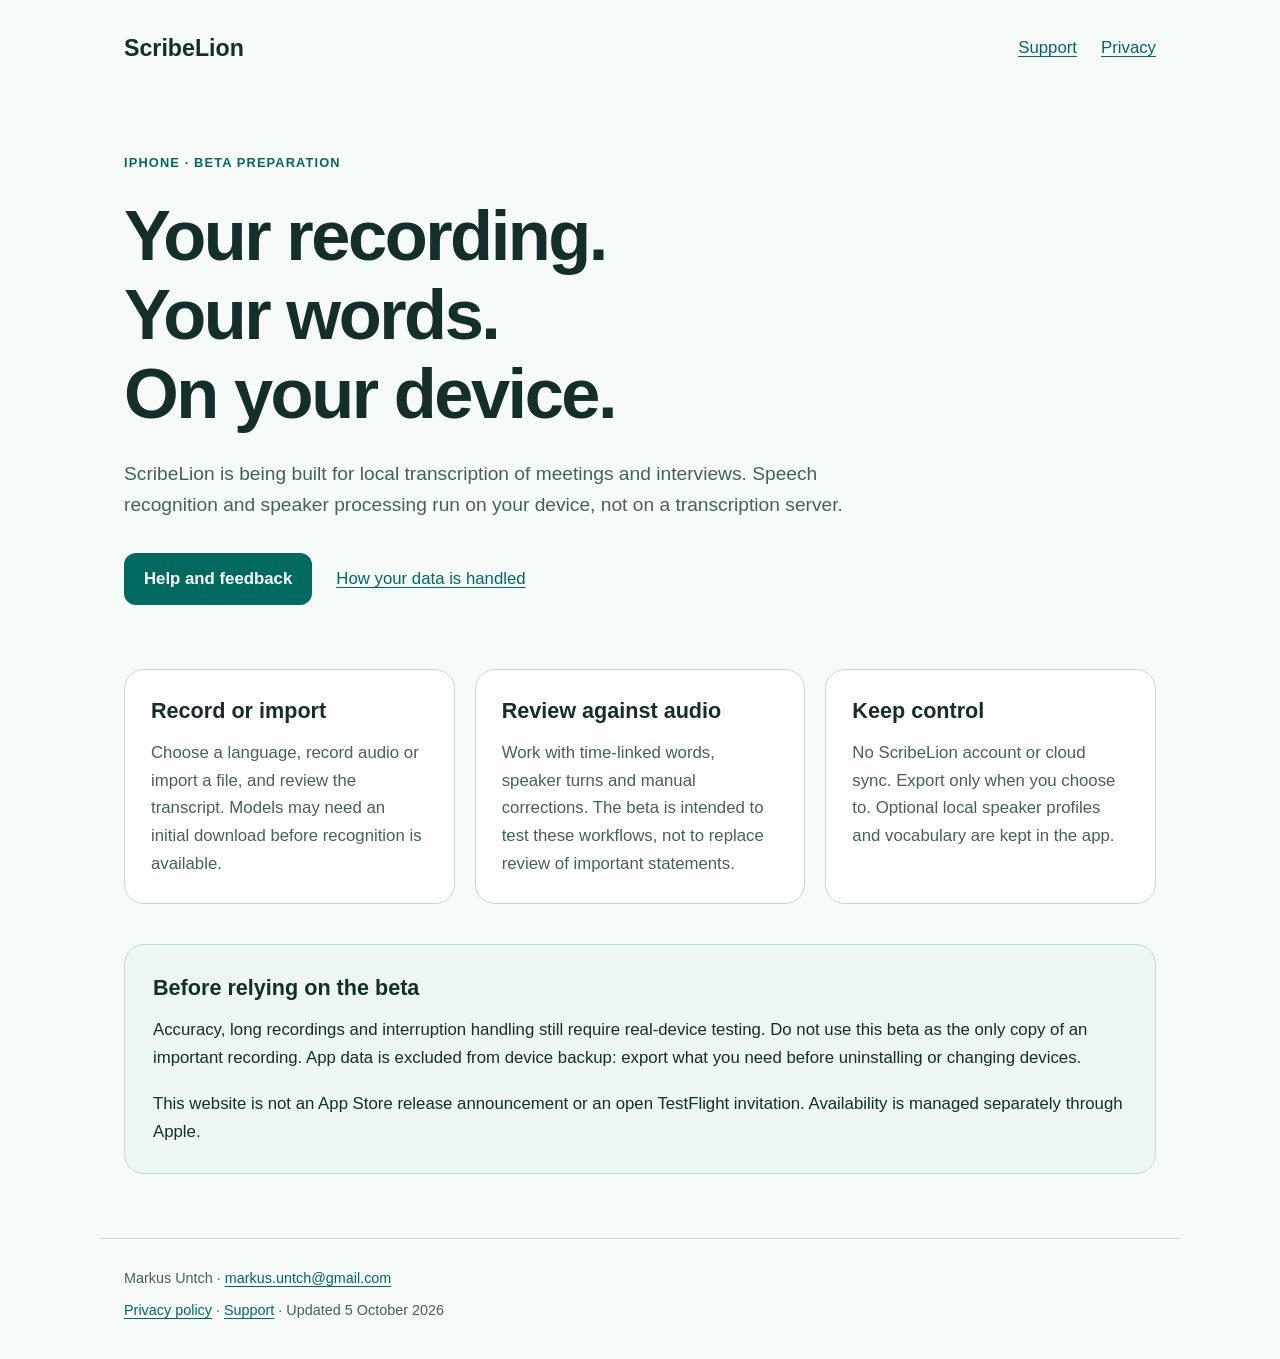
<file: index.html>
<!DOCTYPE html>
<html lang="en">
<head>
  <meta charset="utf-8" />
  <meta name="viewport" content="width=device-width, initial-scale=1" />
  <meta name="description" content="ScribeLion: local transcription for meetings and interviews on iPhone. Beta information, privacy and support." />
  <title>ScribeLion — Local transcription</title>
  <link rel="stylesheet" href="site.css" />
</head>
<body>
  <a class="skip" href="#main">Skip to content</a>
  <header class="shell">
    <a class="brand" href="index.html">ScribeLion</a>
    <nav aria-label="Main navigation"><a href="support.html">Support</a><a href="privacy.html">Privacy</a></nav>
  </header>
  <main id="main" class="shell">
    <section class="hero">
      <p class="eyebrow">iPhone · Beta preparation</p>
      <h1>Your recording.<br />Your words.<br />On your device.</h1>
      <p class="lead">ScribeLion is being built for local transcription of meetings and interviews. Speech recognition and speaker processing run on your device, not on a transcription server.</p>
      <div class="actions"><a class="button" href="support.html">Help and feedback</a><a href="privacy.html">How your data is handled</a></div>
    </section>
    <section class="cards" aria-label="Product focus">
      <article><h2>Record or import</h2><p>Choose a language, record audio or import a file, and review the transcript. Models may need an initial download before recognition is available.</p></article>
      <article><h2>Review against audio</h2><p>Work with time-linked words, speaker turns and manual corrections. The beta is intended to test these workflows, not to replace review of important statements.</p></article>
      <article><h2>Keep control</h2><p>No ScribeLion account or cloud sync. Export only when you choose to. Optional local speaker profiles and vocabulary are kept in the app.</p></article>
    </section>
    <section class="notice"><h2>Before relying on the beta</h2><p>Accuracy, long recordings and interruption handling still require real-device testing. Do not use this beta as the only copy of an important recording. App data is excluded from device backup: export what you need before uninstalling or changing devices.</p><p>This website is not an App Store release announcement or an open TestFlight invitation. Availability is managed separately through Apple.</p></section>
  </main>
  <footer class="shell"><p>Markus Untch · <a href="mailto:markus.untch@gmail.com">markus.untch@gmail.com</a></p><p><a href="privacy.html">Privacy policy</a> · <a href="support.html">Support</a> · Updated 5 October 2026</p></footer>
</body>
</html>
</file>
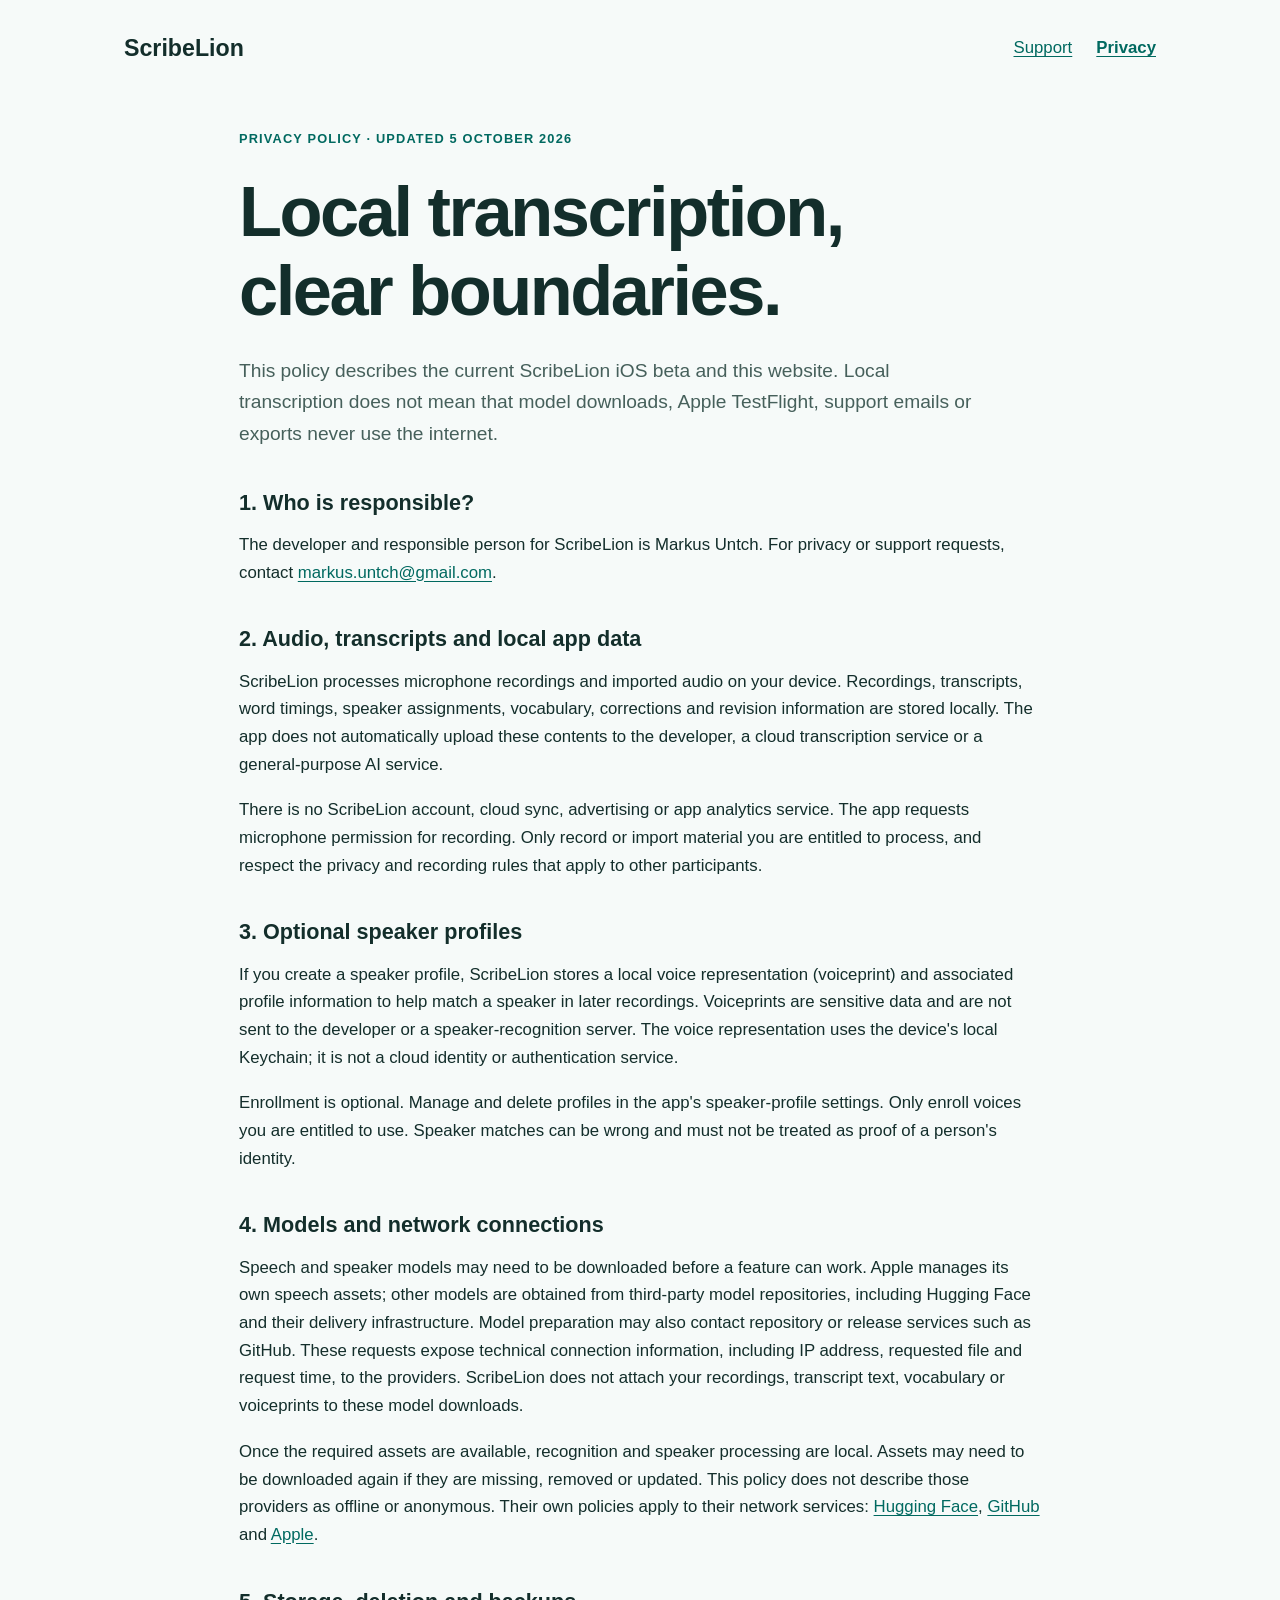
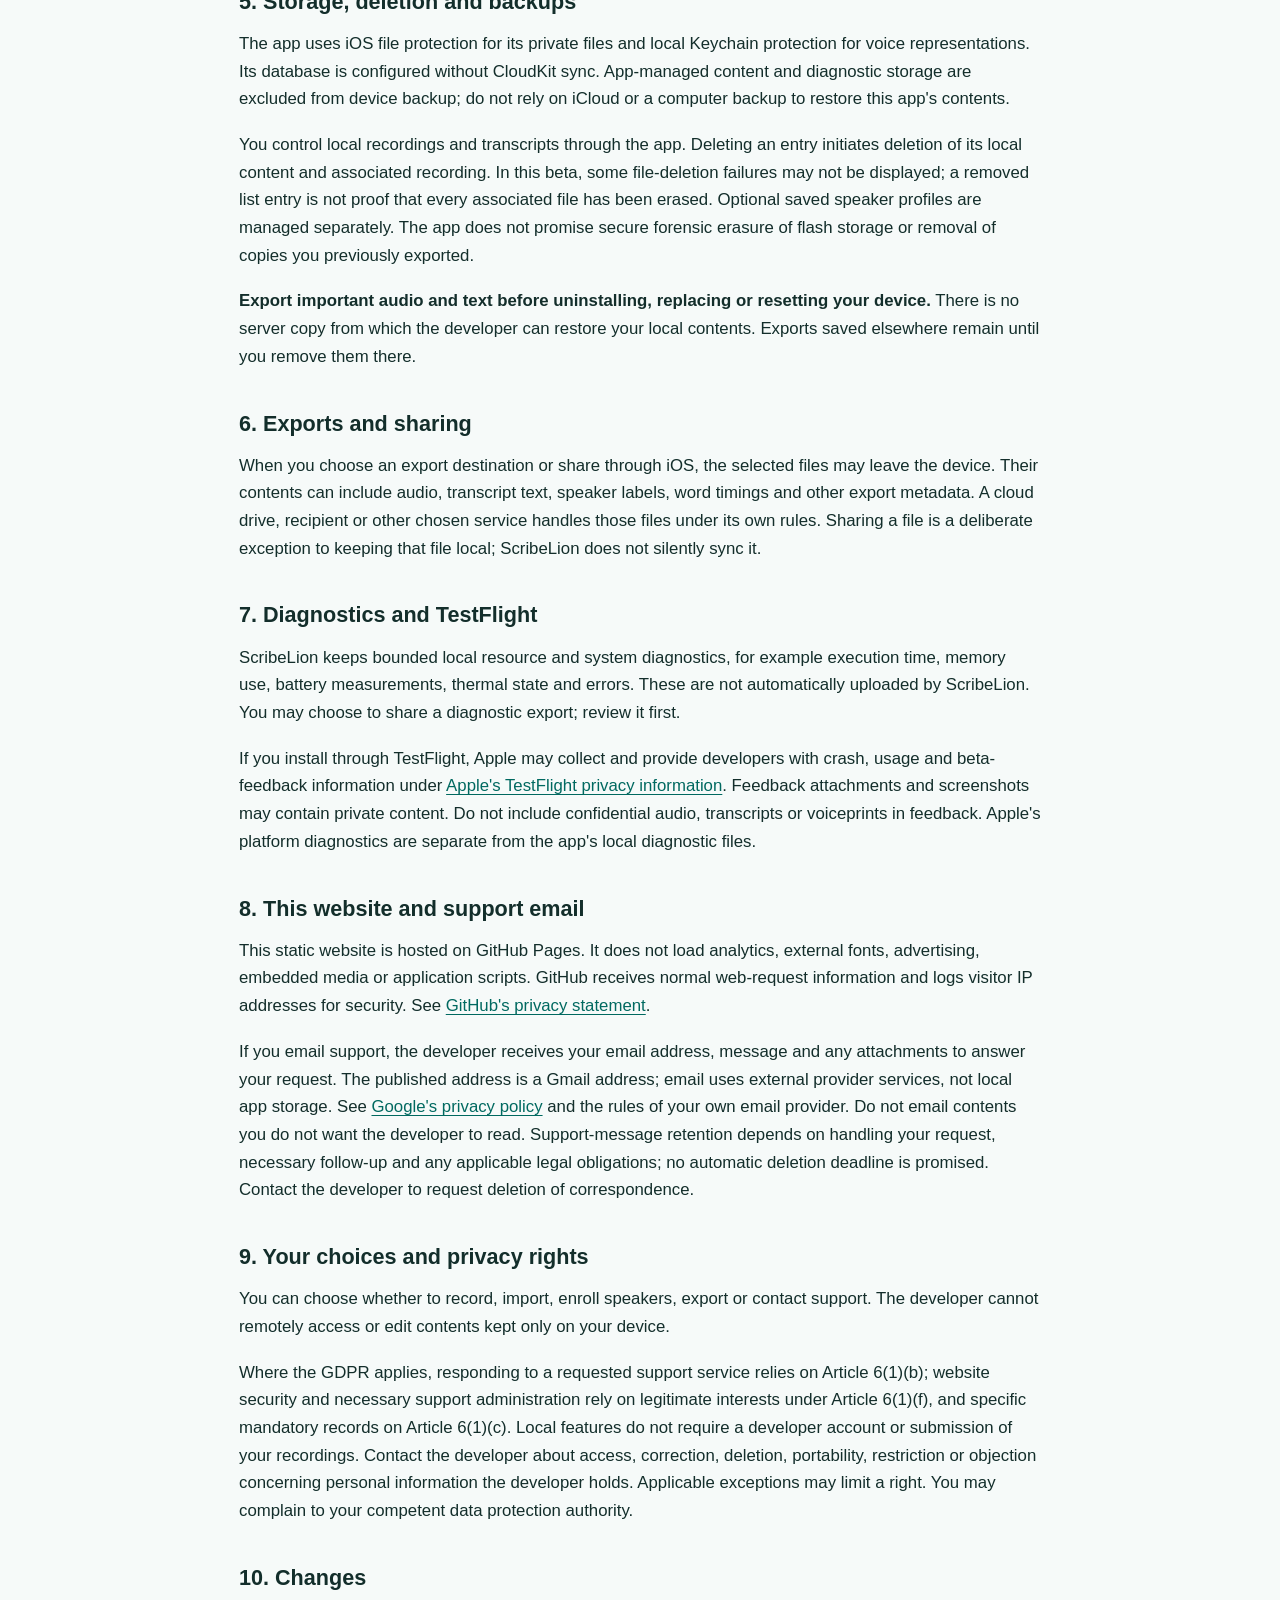
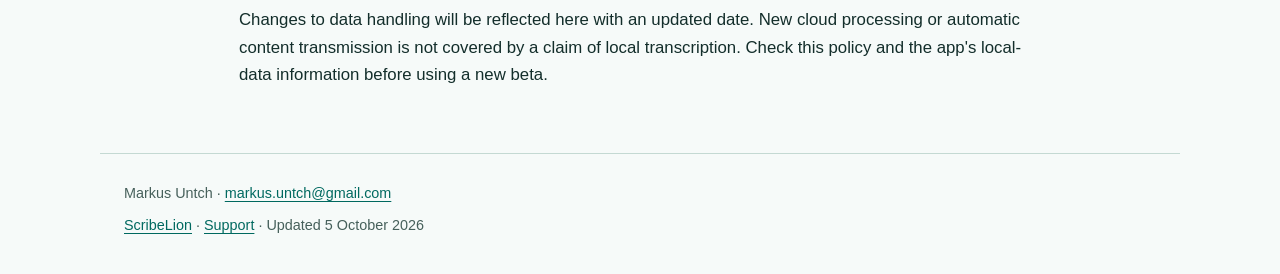
<file: privacy.html>
<!DOCTYPE html>
<html lang="en">
<head>
  <meta charset="utf-8" />
  <meta name="viewport" content="width=device-width, initial-scale=1" />
  <meta name="description" content="ScribeLion privacy: local audio and transcripts, optional speaker profiles, model downloads, exports, support and TestFlight." />
  <title>ScribeLion — Privacy policy</title>
  <link rel="stylesheet" href="site.css" />
</head>
<body>
  <a class="skip" href="#main">Skip to content</a>
  <header class="shell"><a class="brand" href="index.html">ScribeLion</a><nav aria-label="Main navigation"><a href="support.html">Support</a><a href="privacy.html" aria-current="page">Privacy</a></nav></header>
  <main id="main" class="shell prose">
    <p class="eyebrow">Privacy policy · Updated 5 October 2026</p>
    <h1>Local transcription,<br />clear boundaries.</h1>
    <p class="lead">This policy describes the current ScribeLion iOS beta and this website. Local transcription does not mean that model downloads, Apple TestFlight, support emails or exports never use the internet.</p>
    <section><h2>1. Who is responsible?</h2><p>The developer and responsible person for ScribeLion is Markus Untch. For privacy or support requests, contact <a href="mailto:markus.untch@gmail.com">markus.untch@gmail.com</a>.</p></section>
    <section><h2>2. Audio, transcripts and local app data</h2><p>ScribeLion processes microphone recordings and imported audio on your device. Recordings, transcripts, word timings, speaker assignments, vocabulary, corrections and revision information are stored locally. The app does not automatically upload these contents to the developer, a cloud transcription service or a general-purpose AI service.</p><p>There is no ScribeLion account, cloud sync, advertising or app analytics service. The app requests microphone permission for recording. Only record or import material you are entitled to process, and respect the privacy and recording rules that apply to other participants.</p></section>
    <section><h2>3. Optional speaker profiles</h2><p>If you create a speaker profile, ScribeLion stores a local voice representation (voiceprint) and associated profile information to help match a speaker in later recordings. Voiceprints are sensitive data and are not sent to the developer or a speaker-recognition server. The voice representation uses the device's local Keychain; it is not a cloud identity or authentication service.</p><p>Enrollment is optional. Manage and delete profiles in the app's speaker-profile settings. Only enroll voices you are entitled to use. Speaker matches can be wrong and must not be treated as proof of a person's identity.</p></section>
    <section><h2>4. Models and network connections</h2><p>Speech and speaker models may need to be downloaded before a feature can work. Apple manages its own speech assets; other models are obtained from third-party model repositories, including Hugging Face and their delivery infrastructure. Model preparation may also contact repository or release services such as GitHub. These requests expose technical connection information, including IP address, requested file and request time, to the providers. ScribeLion does not attach your recordings, transcript text, vocabulary or voiceprints to these model downloads.</p><p>Once the required assets are available, recognition and speaker processing are local. Assets may need to be downloaded again if they are missing, removed or updated. This policy does not describe those providers as offline or anonymous. Their own policies apply to their network services: <a href="https://huggingface.co/privacy">Hugging Face</a>, <a href="https://docs.github.com/en/site-policy/privacy-policies/github-general-privacy-statement">GitHub</a> and <a href="https://www.apple.com/legal/privacy/">Apple</a>.</p></section>
    <section><h2>5. Storage, deletion and backups</h2><p>The app uses iOS file protection for its private files and local Keychain protection for voice representations. Its database is configured without CloudKit sync. App-managed content and diagnostic storage are excluded from device backup; do not rely on iCloud or a computer backup to restore this app's contents.</p><p>You control local recordings and transcripts through the app. Deleting an entry initiates deletion of its local content and associated recording. In this beta, some file-deletion failures may not be displayed; a removed list entry is not proof that every associated file has been erased. Optional saved speaker profiles are managed separately. The app does not promise secure forensic erasure of flash storage or removal of copies you previously exported.</p><p><strong>Export important audio and text before uninstalling, replacing or resetting your device.</strong> There is no server copy from which the developer can restore your local contents. Exports saved elsewhere remain until you remove them there.</p></section>
    <section><h2>6. Exports and sharing</h2><p>When you choose an export destination or share through iOS, the selected files may leave the device. Their contents can include audio, transcript text, speaker labels, word timings and other export metadata. A cloud drive, recipient or other chosen service handles those files under its own rules. Sharing a file is a deliberate exception to keeping that file local; ScribeLion does not silently sync it.</p></section>
    <section><h2>7. Diagnostics and TestFlight</h2><p>ScribeLion keeps bounded local resource and system diagnostics, for example execution time, memory use, battery measurements, thermal state and errors. These are not automatically uploaded by ScribeLion. You may choose to share a diagnostic export; review it first.</p><p>If you install through TestFlight, Apple may collect and provide developers with crash, usage and beta-feedback information under <a href="https://www.apple.com/legal/privacy/data/en/test-flight/">Apple's TestFlight privacy information</a>. Feedback attachments and screenshots may contain private content. Do not include confidential audio, transcripts or voiceprints in feedback. Apple's platform diagnostics are separate from the app's local diagnostic files.</p></section>
    <section><h2>8. This website and support email</h2><p>This static website is hosted on GitHub Pages. It does not load analytics, external fonts, advertising, embedded media or application scripts. GitHub receives normal web-request information and logs visitor IP addresses for security. See <a href="https://docs.github.com/en/site-policy/privacy-policies/github-general-privacy-statement">GitHub's privacy statement</a>.</p><p>If you email support, the developer receives your email address, message and any attachments to answer your request. The published address is a Gmail address; email uses external provider services, not local app storage. See <a href="https://policies.google.com/privacy">Google's privacy policy</a> and the rules of your own email provider. Do not email contents you do not want the developer to read. Support-message retention depends on handling your request, necessary follow-up and any applicable legal obligations; no automatic deletion deadline is promised. Contact the developer to request deletion of correspondence.</p></section>
    <section><h2>9. Your choices and privacy rights</h2><p>You can choose whether to record, import, enroll speakers, export or contact support. The developer cannot remotely access or edit contents kept only on your device.</p><p>Where the GDPR applies, responding to a requested support service relies on Article 6(1)(b); website security and necessary support administration rely on legitimate interests under Article 6(1)(f), and specific mandatory records on Article 6(1)(c). Local features do not require a developer account or submission of your recordings. Contact the developer about access, correction, deletion, portability, restriction or objection concerning personal information the developer holds. Applicable exceptions may limit a right. You may complain to your competent data protection authority.</p></section>
    <section><h2>10. Changes</h2><p>Changes to data handling will be reflected here with an updated date. New cloud processing or automatic content transmission is not covered by a claim of local transcription. Check this policy and the app's local-data information before using a new beta.</p></section>
  </main>
  <footer class="shell"><p>Markus Untch · <a href="mailto:markus.untch@gmail.com">markus.untch@gmail.com</a></p><p><a href="index.html">ScribeLion</a> · <a href="support.html">Support</a> · Updated 5 October 2026</p></footer>
</body>
</html>
</file>
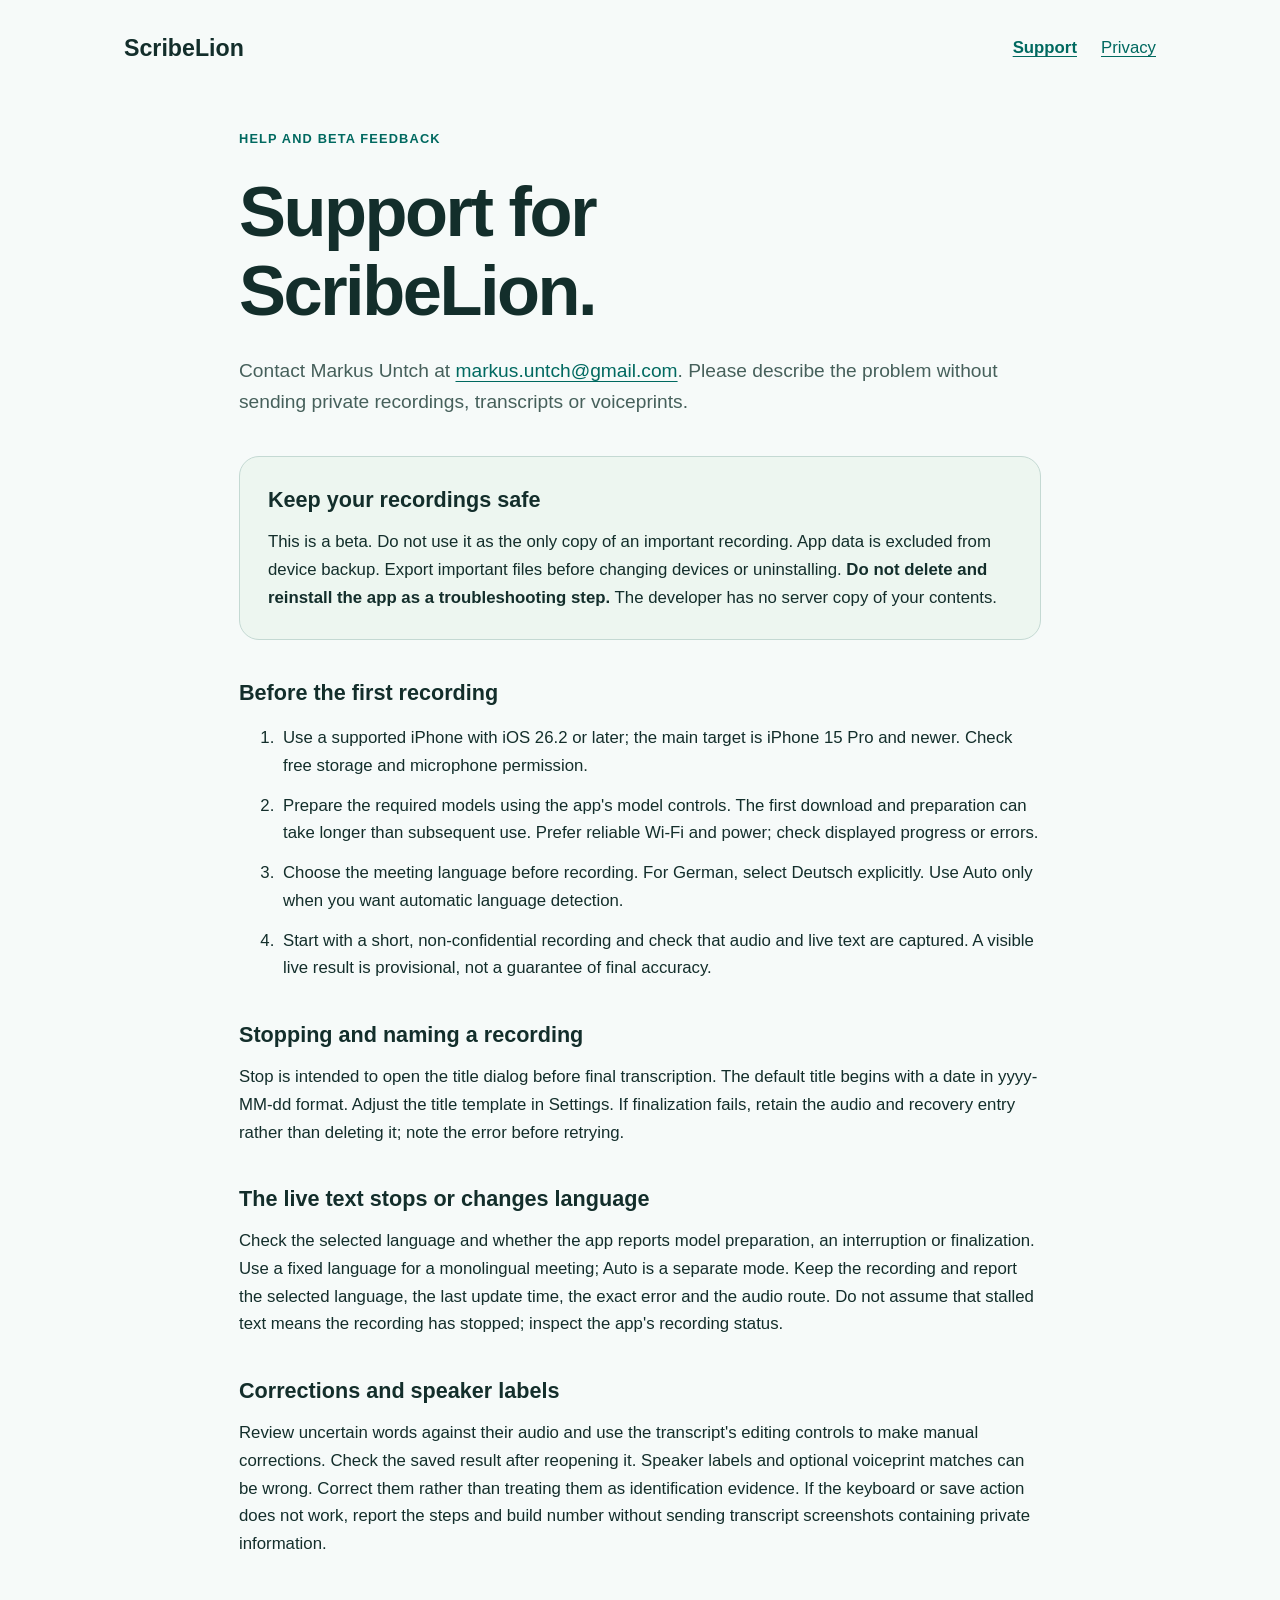
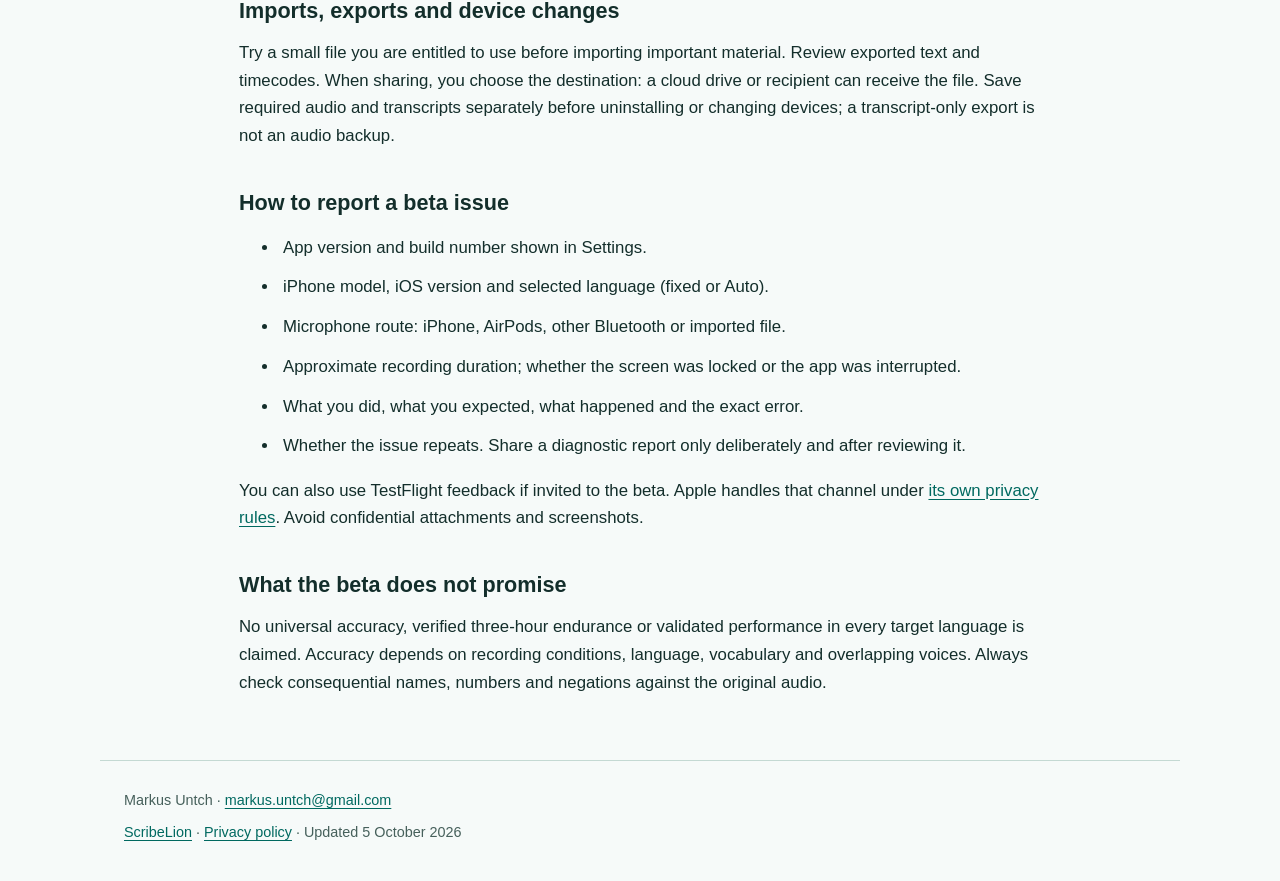
<file: support.html>
<!DOCTYPE html>
<html lang="en">
<head>
  <meta charset="utf-8" />
  <meta name="viewport" content="width=device-width, initial-scale=1" />
  <meta name="description" content="ScribeLion beta support: preparing models, recording, language selection, corrections, recovery and private feedback." />
  <title>ScribeLion — Support</title>
  <link rel="stylesheet" href="site.css" />
</head>
<body>
  <a class="skip" href="#main">Skip to content</a>
  <header class="shell"><a class="brand" href="index.html">ScribeLion</a><nav aria-label="Main navigation"><a href="support.html" aria-current="page">Support</a><a href="privacy.html">Privacy</a></nav></header>
  <main id="main" class="shell prose">
    <p class="eyebrow">Help and beta feedback</p>
    <h1>Support for<br />ScribeLion.</h1>
    <p class="lead">Contact Markus Untch at <a href="mailto:markus.untch@gmail.com">markus.untch@gmail.com</a>. Please describe the problem without sending private recordings, transcripts or voiceprints.</p>
    <section class="notice"><h2>Keep your recordings safe</h2><p>This is a beta. Do not use it as the only copy of an important recording. App data is excluded from device backup. Export important files before changing devices or uninstalling. <strong>Do not delete and reinstall the app as a troubleshooting step.</strong> The developer has no server copy of your contents.</p></section>
    <section><h2>Before the first recording</h2><ol><li>Use a supported iPhone with iOS 26.2 or later; the main target is iPhone 15 Pro and newer. Check free storage and microphone permission.</li><li>Prepare the required models using the app's model controls. The first download and preparation can take longer than subsequent use. Prefer reliable Wi-Fi and power; check displayed progress or errors.</li><li>Choose the meeting language before recording. For German, select Deutsch explicitly. Use Auto only when you want automatic language detection.</li><li>Start with a short, non-confidential recording and check that audio and live text are captured. A visible live result is provisional, not a guarantee of final accuracy.</li></ol></section>
    <section><h2>Stopping and naming a recording</h2><p>Stop is intended to open the title dialog before final transcription. The default title begins with a date in yyyy-MM-dd format. Adjust the title template in Settings. If finalization fails, retain the audio and recovery entry rather than deleting it; note the error before retrying.</p></section>
    <section><h2>The live text stops or changes language</h2><p>Check the selected language and whether the app reports model preparation, an interruption or finalization. Use a fixed language for a monolingual meeting; Auto is a separate mode. Keep the recording and report the selected language, the last update time, the exact error and the audio route. Do not assume that stalled text means the recording has stopped; inspect the app's recording status.</p></section>
    <section><h2>Corrections and speaker labels</h2><p>Review uncertain words against their audio and use the transcript's editing controls to make manual corrections. Check the saved result after reopening it. Speaker labels and optional voiceprint matches can be wrong. Correct them rather than treating them as identification evidence. If the keyboard or save action does not work, report the steps and build number without sending transcript screenshots containing private information.</p></section>
    <section><h2>Imports, exports and device changes</h2><p>Try a small file you are entitled to use before importing important material. Review exported text and timecodes. When sharing, you choose the destination: a cloud drive or recipient can receive the file. Save required audio and transcripts separately before uninstalling or changing devices; a transcript-only export is not an audio backup.</p></section>
    <section><h2>How to report a beta issue</h2><ul><li>App version and build number shown in Settings.</li><li>iPhone model, iOS version and selected language (fixed or Auto).</li><li>Microphone route: iPhone, AirPods, other Bluetooth or imported file.</li><li>Approximate recording duration; whether the screen was locked or the app was interrupted.</li><li>What you did, what you expected, what happened and the exact error.</li><li>Whether the issue repeats. Share a diagnostic report only deliberately and after reviewing it.</li></ul><p>You can also use TestFlight feedback if invited to the beta. Apple handles that channel under <a href="https://www.apple.com/legal/privacy/data/en/test-flight/">its own privacy rules</a>. Avoid confidential attachments and screenshots.</p></section>
    <section><h2>What the beta does not promise</h2><p>No universal accuracy, verified three-hour endurance or validated performance in every target language is claimed. Accuracy depends on recording conditions, language, vocabulary and overlapping voices. Always check consequential names, numbers and negations against the original audio.</p></section>
  </main>
  <footer class="shell"><p>Markus Untch · <a href="mailto:markus.untch@gmail.com">markus.untch@gmail.com</a></p><p><a href="index.html">ScribeLion</a> · <a href="privacy.html">Privacy policy</a> · Updated 5 October 2026</p></footer>
</body>
</html>
</file>
<file: site.css>
:root { color-scheme: light dark; --bg: #f6faf9; --ink: #132e2b; --muted: #46605b; --accent: #006960; --surface: #ffffff; --line: #c4d9d3; --notice: #edf6f0; }
* { box-sizing: border-box; }
body { margin: 0; background: var(--bg); color: var(--ink); font: 1.05rem/1.65 -apple-system, BlinkMacSystemFont, "Segoe UI", sans-serif; }
a { color: var(--accent); text-underline-offset: .2em; }
a:hover { text-decoration-thickness: .15em; }
a:focus-visible { outline: 3px solid var(--accent); outline-offset: 5px; }
.shell { max-width: 1080px; padding: 0 24px; margin: 0 auto; }
header { display: flex; justify-content: space-between; gap: 24px; align-items: center; min-height: 96px; }
.brand { font-size: 1.45rem; font-weight: 750; text-decoration: none; color: var(--ink); }
nav { display: flex; flex-wrap: wrap; gap: 24px; }
nav a[aria-current="page"] { font-weight: 700; }
.hero { padding: 56px 0 64px; max-width: 840px; }
.eyebrow { color: var(--accent); text-transform: uppercase; letter-spacing: .09em; font-size: .8rem; font-weight: 700; }
h1 { font-size: clamp(2.3rem, 6vw, 4.4rem); letter-spacing: -.035em; line-height: 1.12; margin: 24px 0; }
h2 { font-size: 1.35rem; line-height: 1.35; margin: 0 0 14px; }
p { margin: 0 0 18px; }
.lead { color: var(--muted); font-size: 1.2rem; max-width: 760px; }
.actions { display: flex; align-items: center; flex-wrap: wrap; gap: 24px; margin-top: 32px; }
.button { padding: 12px 20px; border-radius: 12px; color: white; background: var(--accent); font-weight: 650; text-decoration: none; }
.cards { display: grid; grid-template-columns: repeat(3, 1fr); gap: 20px; margin-bottom: 40px; }
.cards article { padding: 26px; border: 1px solid var(--line); border-radius: 20px; background: var(--surface); }
.cards p { margin-bottom: 0; color: var(--muted); }
.notice { background: var(--notice); padding: 28px; border: 1px solid var(--line); border-radius: 20px; margin: 32px 0; }
.notice p:last-child { margin-bottom: 0; }
.prose { max-width: 850px; padding-top: 32px; }
.prose section { margin: 38px 0; }
li { padding-left: 4px; margin-bottom: 12px; }
footer { border-top: 1px solid var(--line); margin-top: 64px !important; padding-top: 28px !important; padding-bottom: 28px !important; color: var(--muted); font-size: .9rem; }
footer p { margin-bottom: 8px; }
.skip { position: absolute; left: 16px; top: -120px; background: var(--surface); padding: 12px; z-index: 1; }
.skip:focus { top: 12px; }
@media (max-width: 720px) { .shell { padding-left: 20px; padding-right: 20px; } .cards { grid-template-columns: 1fr; } header { flex-wrap: wrap; gap: 12px; padding-top: 20px !important; padding-bottom: 20px !important; } .hero { padding-top: 24px; } nav { gap: 18px; } }
@media (prefers-color-scheme: dark) { :root { --bg: #0d1917; --ink: #e8f5f0; --muted: #b4cdc4; --accent: #80dbcc; --surface: #162925; --line: #39544b; --notice: #193328; } .button { color: #102c26; } }
</file>
